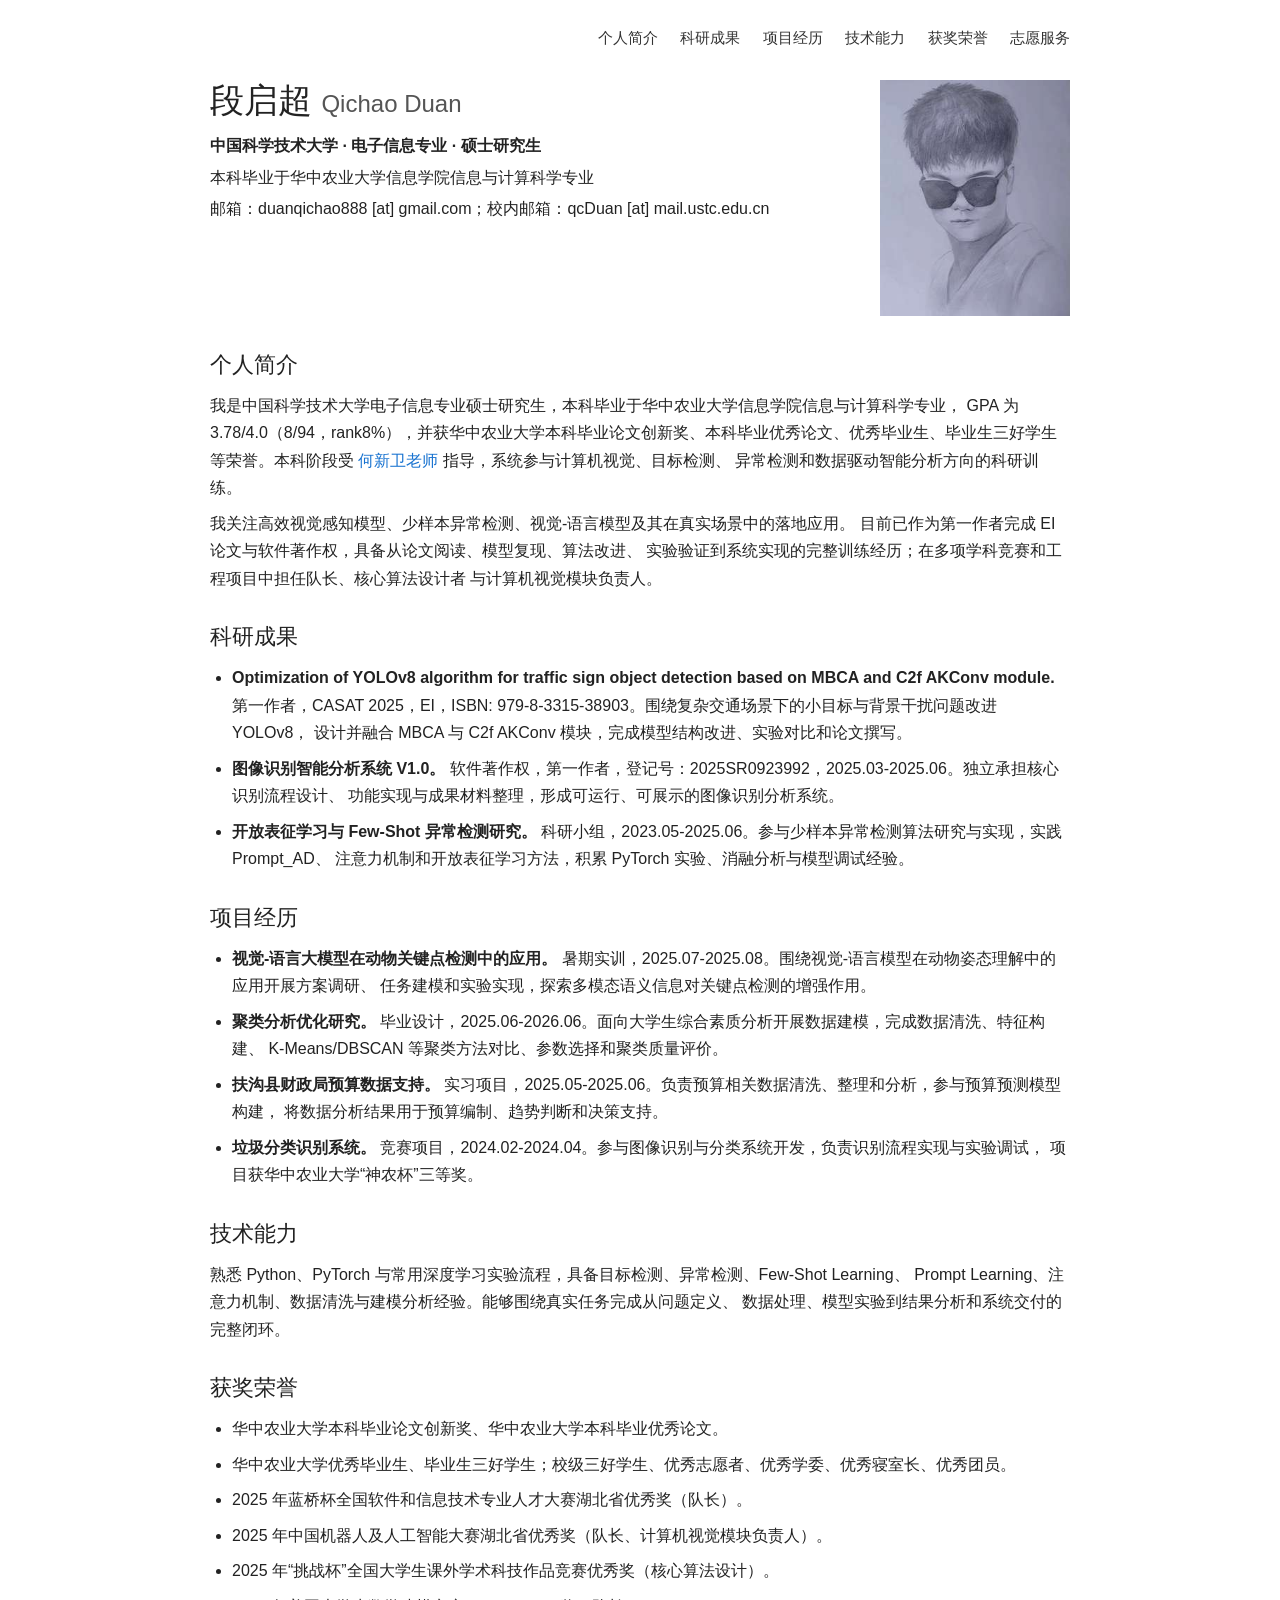
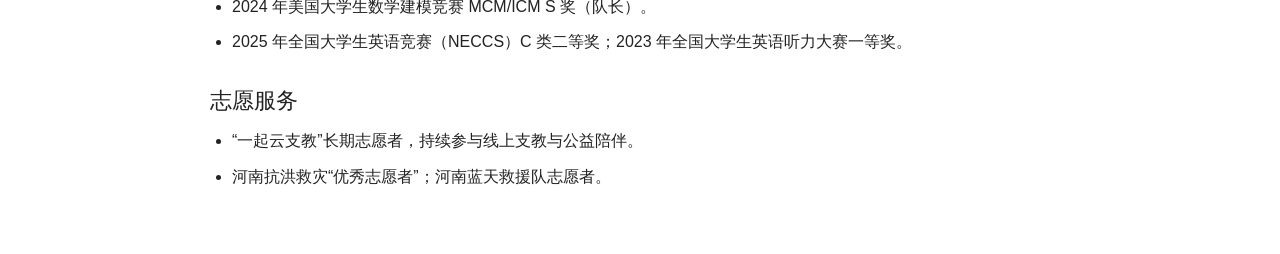
<file: index.html>
<!DOCTYPE html>
<html lang="zh-CN">
<head>
  <meta charset="utf-8" />
  <meta name="viewport" content="width=device-width, initial-scale=1" />
  <title>段启超 Qichao Duan | 个人主页 | 中国科学技术大学</title>
  <meta name="description" content="段启超，Qichao Duan，中国科学技术大学电子信息专业硕士研究生，研究方向包括计算机视觉、目标检测、异常检测和数据智能分析。" />
  <meta name="robots" content="index, follow" />
  <link rel="canonical" href="https://duanqichao888.github.io/qcduan.github.io/" />
  <meta property="og:type" content="profile" />
  <meta property="og:title" content="段启超 Qichao Duan | 个人主页" />
  <meta property="og:description" content="中国科学技术大学电子信息专业硕士研究生，关注计算机视觉、目标检测、异常检测和数据智能分析。" />
  <meta property="og:url" content="https://duanqichao888.github.io/qcduan.github.io/" />
  <link rel="icon" href="assets/favicon.png" />
  <link rel="stylesheet" href="assets/style.css" />
  <script type="application/ld+json">
  {
    "@context": "https://schema.org",
    "@type": "Person",
    "name": "段启超",
    "alternateName": "Qichao Duan",
    "url": "https://duanqichao888.github.io/qcduan.github.io/",
    "affiliation": {
      "@type": "CollegeOrUniversity",
      "name": "中国科学技术大学"
    },
    "alumniOf": {
      "@type": "CollegeOrUniversity",
      "name": "华中农业大学"
    },
    "knowsAbout": [
      "计算机视觉",
      "目标检测",
      "异常检测",
      "数据智能分析"
    ]
  }
  </script>
</head>
<body>
  <nav class="site-nav">
    <a href="#biography">个人简介</a>
    <a href="#research">科研成果</a>
    <a href="#projects">项目经历</a>
    <a href="#skills">技术能力</a>
    <a href="#honors">获奖荣誉</a>
    <a href="#services">志愿服务</a>
  </nav>

  <main class="page">
    <header class="intro">
      <div class="intro-text">
        <h1>段启超 <span>Qichao Duan</span></h1>
        <p class="role">中国科学技术大学 · 电子信息专业 · 硕士研究生</p>
        <p>本科毕业于华中农业大学信息学院信息与计算科学专业</p>
        <p>邮箱：duanqichao888 [at] gmail.com；校内邮箱：qcDuan [at] mail.ustc.edu.cn</p>
      </div>
      <img class="portrait" src="assets/profile.svg" alt="段启超素描头像" />
    </header>

    <section id="biography">
      <h2>个人简介</h2>
      <p>
        我是中国科学技术大学电子信息专业硕士研究生，本科毕业于华中农业大学信息学院信息与计算科学专业，
        GPA 为 3.78/4.0（8/94，rank8%），并获华中农业大学本科毕业论文创新奖、本科毕业优秀论文、优秀毕业生、毕业生三好学生等荣誉。本科阶段受
        <a href="https://eriche2016.github.io/">何新卫老师</a> 指导，系统参与计算机视觉、目标检测、
        异常检测和数据驱动智能分析方向的科研训练。
      </p>
      <p>
        我关注高效视觉感知模型、少样本异常检测、视觉-语言模型及其在真实场景中的落地应用。
        目前已作为第一作者完成 EI 论文与软件著作权，具备从论文阅读、模型复现、算法改进、
        实验验证到系统实现的完整训练经历；在多项学科竞赛和工程项目中担任队长、核心算法设计者
        与计算机视觉模块负责人。
      </p>
    </section>

    <section id="research">
      <h2>科研成果</h2>
      <ul>
        <li>
          <strong>Optimization of YOLOv8 algorithm for traffic sign object detection based on MBCA and C2f AKConv module.</strong>
          第一作者，CASAT 2025，EI，ISBN: 979-8-3315-38903。围绕复杂交通场景下的小目标与背景干扰问题改进 YOLOv8，
          设计并融合 MBCA 与 C2f AKConv 模块，完成模型结构改进、实验对比和论文撰写。
        </li>
        <li>
          <strong>图像识别智能分析系统 V1.0。</strong>
          软件著作权，第一作者，登记号：2025SR0923992，2025.03-2025.06。独立承担核心识别流程设计、
          功能实现与成果材料整理，形成可运行、可展示的图像识别分析系统。
        </li>
        <li>
          <strong>开放表征学习与 Few-Shot 异常检测研究。</strong>
          科研小组，2023.05-2025.06。参与少样本异常检测算法研究与实现，实践 Prompt_AD、
          注意力机制和开放表征学习方法，积累 PyTorch 实验、消融分析与模型调试经验。
        </li>
      </ul>
    </section>

    <section id="projects">
      <h2>项目经历</h2>
      <ul>
        <li>
          <strong>视觉-语言大模型在动物关键点检测中的应用。</strong>
          暑期实训，2025.07-2025.08。围绕视觉-语言模型在动物姿态理解中的应用开展方案调研、
          任务建模和实验实现，探索多模态语义信息对关键点检测的增强作用。
        </li>
        <li>
          <strong>聚类分析优化研究。</strong>
          毕业设计，2025.06-2026.06。面向大学生综合素质分析开展数据建模，完成数据清洗、特征构建、
          K-Means/DBSCAN 等聚类方法对比、参数选择和聚类质量评价。
        </li>
        <li>
          <strong>扶沟县财政局预算数据支持。</strong>
          实习项目，2025.05-2025.06。负责预算相关数据清洗、整理和分析，参与预算预测模型构建，
          将数据分析结果用于预算编制、趋势判断和决策支持。
        </li>
        <li>
          <strong>垃圾分类识别系统。</strong>
          竞赛项目，2024.02-2024.04。参与图像识别与分类系统开发，负责识别流程实现与实验调试，
          项目获华中农业大学“神农杯”三等奖。
        </li>
      </ul>
    </section>

    <section id="skills">
      <h2>技术能力</h2>
      <p>
        熟悉 Python、PyTorch 与常用深度学习实验流程，具备目标检测、异常检测、Few-Shot Learning、
        Prompt Learning、注意力机制、数据清洗与建模分析经验。能够围绕真实任务完成从问题定义、
        数据处理、模型实验到结果分析和系统交付的完整闭环。
      </p>
    </section>

    <section id="honors">
      <h2>获奖荣誉</h2>
      <ul>
        <li>华中农业大学本科毕业论文创新奖、华中农业大学本科毕业优秀论文。</li>
        <li>华中农业大学优秀毕业生、毕业生三好学生；校级三好学生、优秀志愿者、优秀学委、优秀寝室长、优秀团员。</li>
        <li>2025 年蓝桥杯全国软件和信息技术专业人才大赛湖北省优秀奖（队长）。</li>
        <li>2025 年中国机器人及人工智能大赛湖北省优秀奖（队长、计算机视觉模块负责人）。</li>
        <li>2025 年“挑战杯”全国大学生课外学术科技作品竞赛优秀奖（核心算法设计）。</li>
        <li>2024 年美国大学生数学建模竞赛 MCM/ICM S 奖（队长）。</li>
        <li>2025 年全国大学生英语竞赛（NECCS）C 类二等奖；2023 年全国大学生英语听力大赛一等奖。</li>
      </ul>
    </section>

    <section id="services">
      <h2>志愿服务</h2>
      <ul>
        <li>“一起云支教”长期志愿者，持续参与线上支教与公益陪伴。</li>
        <li>河南抗洪救灾“优秀志愿者”；河南蓝天救援队志愿者。</li>
      </ul>
    </section>
  </main>
</body>
</html>
</file>
<file: assets/style.css>
* {
  box-sizing: border-box;
}

body {
  margin: 0;
  color: #222;
  background: #fff;
  font-family: "Noto Sans SC", "Microsoft YaHei", "PingFang SC", "Hiragino Sans GB", "SimSun", Arial, sans-serif;
  font-size: 16px;
  line-height: 1.72;
}

a {
  color: #1772d0;
  text-decoration: none;
}

a:hover {
  text-decoration: underline;
}

.site-nav {
  max-width: 900px;
  margin: 0 auto;
  padding: 24px 20px 8px;
  text-align: right;
}

.site-nav a {
  margin-left: 18px;
  color: #333;
  font-size: 15px;
}

.page {
  max-width: 900px;
  margin: 0 auto;
  padding: 20px 20px 56px;
}

.intro {
  display: grid;
  grid-template-columns: minmax(0, 1fr) 190px;
  gap: 34px;
  align-items: start;
  margin-bottom: 30px;
}

.intro h1 {
  margin: 0 0 12px;
  font-size: 34px;
  font-weight: 500;
  line-height: 1.2;
}

.intro h1 span {
  color: #555;
  font-size: 24px;
  font-weight: 400;
}

.intro p {
  margin: 4px 0;
}

.role {
  font-weight: 600;
}

.portrait {
  width: 190px;
  height: auto;
}

section {
  margin-top: 26px;
}

h2 {
  margin: 0 0 8px;
  font-size: 22px;
  font-weight: 500;
}

h2 a {
  font-size: 16px;
  font-weight: 400;
}

p {
  margin: 8px 0;
}

ul {
  margin: 8px 0 0;
  padding-left: 22px;
}

li {
  margin: 8px 0;
}

strong {
  font-weight: 600;
}

@media (max-width: 680px) {
  .site-nav {
    text-align: left;
  }

  .site-nav a {
    display: inline-block;
    margin: 0 14px 8px 0;
  }

  .intro {
    grid-template-columns: 1fr;
  }

  .portrait {
    width: 170px;
  }
}
</file>
